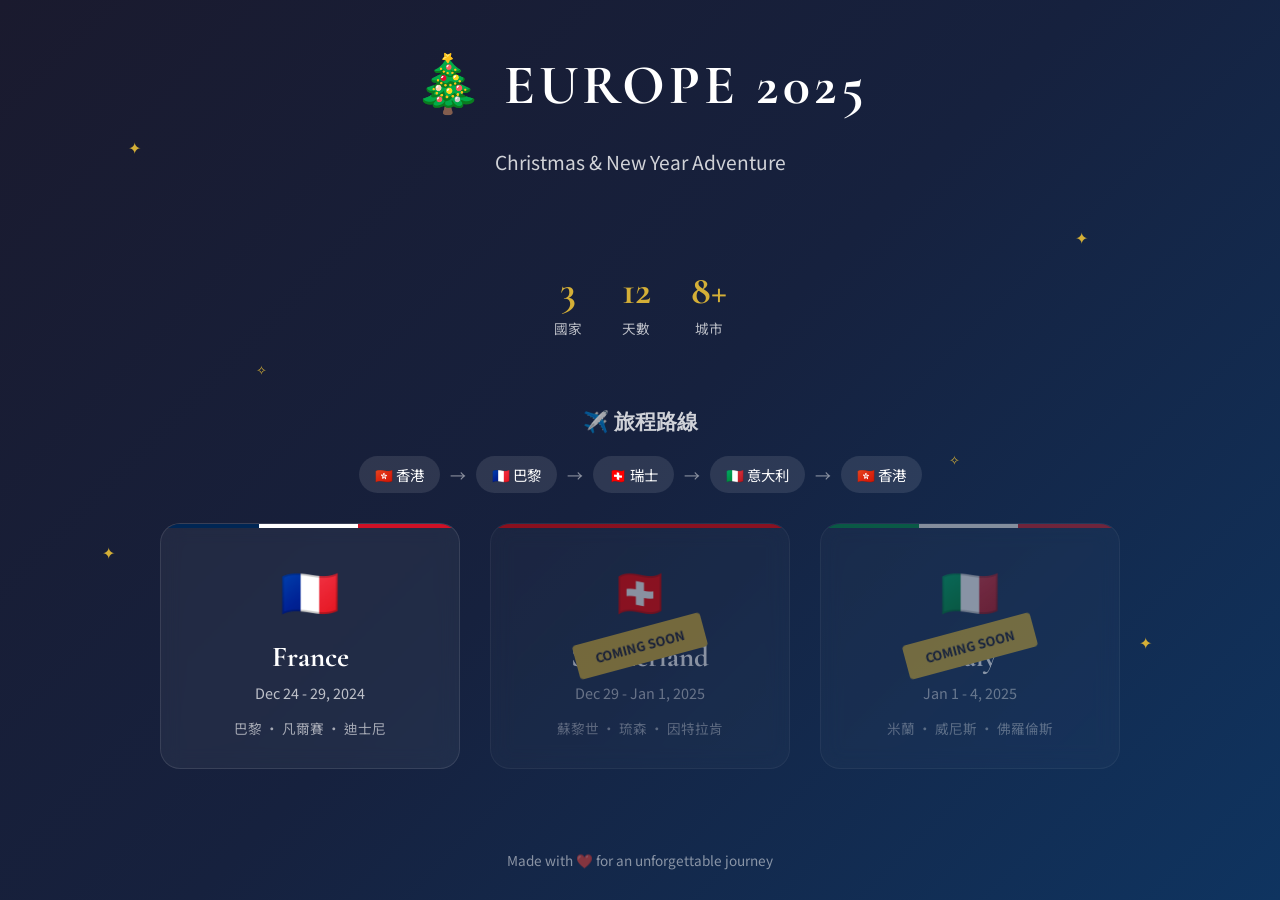
<file: index.html>
<!DOCTYPE html>
<html lang="zh-HK">
<head>
    <meta charset="UTF-8">
    <meta name="viewport" content="width=device-width, initial-scale=1.0">
    <title>Europe Trip 2024 ✈️</title>
    <link rel="preconnect" href="https://fonts.googleapis.com">
    <link rel="preconnect" href="https://fonts.gstatic.com" crossorigin>
    <link href="https://fonts.googleapis.com/css2?family=Cormorant+Garamond:wght@400;600;700&family=Noto+Sans+TC:wght@400;500;700&display=swap" rel="stylesheet">
    <link rel="stylesheet" href="css/style.css">
    <style>
        /* Additional homepage animations */
        @keyframes float {
            0%, 100% { transform: translateY(0); }
            50% { transform: translateY(-10px); }
        }
        @keyframes twinkle {
            0%, 100% { opacity: 1; }
            50% { opacity: 0.3; }
        }
        .hero h1 { animation: float 4s ease-in-out infinite; }
        .star {
            position: absolute;
            color: var(--gold);
            animation: twinkle 2s ease-in-out infinite;
        }
        .star:nth-child(1) { top: 15%; left: 10%; animation-delay: 0s; }
        .star:nth-child(2) { top: 25%; right: 15%; animation-delay: 0.5s; }
        .star:nth-child(3) { top: 60%; left: 8%; animation-delay: 1s; }
        .star:nth-child(4) { top: 70%; right: 10%; animation-delay: 1.5s; }
        .star:nth-child(5) { top: 40%; left: 20%; animation-delay: 0.3s; font-size: 0.8rem; }
        .star:nth-child(6) { top: 50%; right: 25%; animation-delay: 0.8s; font-size: 0.8rem; }
        
        .trip-stats {
            display: flex;
            gap: 40px;
            margin-top: 40px;
            flex-wrap: wrap;
            justify-content: center;
        }
        .stat {
            text-align: center;
        }
        .stat-number {
            font-family: 'Cormorant Garamond', serif;
            font-size: 2.5rem;
            font-weight: 700;
            color: var(--gold);
        }
        .stat-label {
            font-size: 0.85rem;
            opacity: 0.7;
            margin-top: 4px;
        }

        .route-line {
            max-width: 800px;
            margin: 50px auto 30px;
            padding: 0 20px;
        }
        .route-line h3 {
            text-align: center;
            font-family: 'Cormorant Garamond', serif;
            font-size: 1.3rem;
            opacity: 0.8;
            margin-bottom: 20px;
        }
        .route {
            display: flex;
            align-items: center;
            justify-content: center;
            gap: 10px;
            flex-wrap: wrap;
        }
        .route-stop {
            background: rgba(255,255,255,0.1);
            padding: 8px 16px;
            border-radius: 20px;
            font-size: 0.9rem;
        }
        .route-arrow {
            opacity: 0.5;
        }
    </style>
</head>
<body class="homepage">

<!-- Decorative Stars -->
<span class="star">✦</span>
<span class="star">✦</span>
<span class="star">✦</span>
<span class="star">✦</span>
<span class="star">✧</span>
<span class="star">✧</span>

<div class="hero">
    <h1>🎄 EUROPE 2025</h1>
    <p class="subtitle">Christmas & New Year Adventure</p>

    <div class="trip-stats">
        <div class="stat">
            <div class="stat-number">3</div>
            <div class="stat-label">國家</div>
        </div>
        <div class="stat">
            <div class="stat-number">12</div>
            <div class="stat-label">天數</div>
        </div>
        <div class="stat">
            <div class="stat-number">8+</div>
            <div class="stat-label">城市</div>
        </div>
    </div>

    <div class="route-line">
        <h3>✈️ 旅程路線</h3>
        <div class="route">
            <span class="route-stop">🇭🇰 香港</span>
            <span class="route-arrow">→</span>
            <span class="route-stop">🇫🇷 巴黎</span>
            <span class="route-arrow">→</span>
            <span class="route-stop">🇨🇭 瑞士</span>
            <span class="route-arrow">→</span>
            <span class="route-stop">🇮🇹 意大利</span>
            <span class="route-arrow">→</span>
            <span class="route-stop">🇭🇰 香港</span>
        </div>
    </div>

    <div class="countries-grid">
        <!-- France -->
        <a href="france/paris.html" class="country-card france">
            <div class="flag">🇫🇷</div>
            <h2>France</h2>
            <div class="dates">Dec 24 - 29, 2024</div>
            <div class="cities">巴黎 · 凡爾賽 · 迪士尼</div>
        </a>

        <!-- Switzerland -->
        <div class="country-card switzerland coming-soon">
            <div class="flag">🇨🇭</div>
            <h2>Switzerland</h2>
            <div class="dates">Dec 29 - Jan 1, 2025</div>
            <div class="cities">蘇黎世 · 琉森 · 因特拉肯</div>
        </div>

        <!-- Italy -->
        <div class="country-card italy coming-soon">
            <div class="flag">🇮🇹</div>
            <h2>Italy</h2>
            <div class="dates">Jan 1 - 4, 2025</div>
            <div class="cities">米蘭 · 威尼斯 · 佛羅倫斯</div>
        </div>
    </div>
</div>

<footer class="footer-home">
    Made with ❤️ for an unforgettable journey
</footer>

</body>
</html>
</file>
<file: css/style.css>
/* ===================================================
   Europe Trip - Shared Styles
   =================================================== */

:root {
    /* French Theme */
    --fr-blue: #002654;
    --fr-white: #FFFFFF;
    --fr-red: #CE1126;
    
    /* Swiss Theme */
    --ch-red: #FF0000;
    --ch-white: #FFFFFF;
    
    /* Italian Theme */
    --it-green: #008C45;
    --it-white: #F4F5F0;
    --it-red: #CD212A;
    
    /* Common */
    --gold: #D4AF37;
    --cream: #FDF8F3;
    --text-dark: #1a1a2e;
    --text-muted: #6b7280;
}

* { box-sizing: border-box; }

body { 
    margin: 0; 
    font-family: 'Noto Sans TC', -apple-system, BlinkMacSystemFont, sans-serif; 
    background: var(--cream); 
    color: var(--text-dark); 
}

/* ===== Header Styles ===== */
header { 
    color: white; 
    padding: 20px 24px; 
    text-align: center; 
    position: relative;
    overflow: hidden;
}

header h1 { 
    margin: 0; 
    font-family: 'Cormorant Garamond', serif;
    font-size: 1.6rem; 
    font-weight: 600;
    letter-spacing: 2px;
    text-transform: uppercase;
}

header h1 span { color: var(--gold); }

header p { 
    margin: 8px 0 0; 
    font-size: 0.85rem; 
    opacity: 0.85;
    display: flex;
    align-items: center;
    justify-content: center;
    gap: 8px;
}

header p::before, header p::after {
    content: '✦';
    color: var(--gold);
    font-size: 0.6rem;
}

/* Country flag top border */
header.france { background: linear-gradient(135deg, var(--fr-blue) 0%, #0a1628 100%); }
header.france::before {
    content: '';
    position: absolute;
    top: 0; left: 0; right: 0;
    height: 4px;
    background: linear-gradient(90deg, var(--fr-blue) 33%, var(--fr-white) 33% 66%, var(--fr-red) 66%);
}

header.switzerland { background: linear-gradient(135deg, #c41e3a 0%, #8B0000 100%); }
header.switzerland::before {
    content: '';
    position: absolute;
    top: 0; left: 0; right: 0;
    height: 4px;
    background: var(--ch-red);
}

header.italy { background: linear-gradient(135deg, #1a472a 0%, #0d2818 100%); }
header.italy::before {
    content: '';
    position: absolute;
    top: 0; left: 0; right: 0;
    height: 4px;
    background: linear-gradient(90deg, var(--it-green) 33%, var(--it-white) 33% 66%, var(--it-red) 66%);
}

/* ===== Day Selector ===== */
.day-selector { 
    display: flex; 
    overflow-x: auto; 
    background: white; 
    padding: 14px 20px; 
    gap: 12px; 
    border-bottom: 1px solid #e5e7eb;
    scrollbar-width: none;
}
.day-selector::-webkit-scrollbar { display: none; }

.day-btn { 
    flex: 0 0 auto; 
    padding: 10px 20px; 
    border: 2px solid #e5e7eb; 
    border-radius: 25px; 
    background: white; 
    cursor: pointer; 
    font-size: 0.9rem; 
    font-weight: 500;
    transition: all 0.3s ease; 
    white-space: nowrap; 
    color: var(--text-dark);
    font-family: inherit;
}
.day-btn:hover { border-color: var(--text-dark); background: #f8fafc; }
.day-btn.active { color: white; box-shadow: 0 4px 12px rgba(0,0,0,0.15); }

/* Country-specific active states */
.france .day-btn.active { background: var(--fr-blue); border-color: var(--fr-blue); }
.switzerland .day-btn.active { background: var(--ch-red); border-color: var(--ch-red); }
.italy .day-btn.active { background: var(--it-green); border-color: var(--it-green); }

/* ===== Main Container ===== */
.container { display: flex; flex: 1; overflow: hidden; }

/* ===== Sidebar ===== */
.sidebar { 
    width: 420px; 
    overflow-y: auto; 
    background: linear-gradient(180deg, #fefefe 0%, var(--cream) 100%);
    padding: 24px; 
    border-right: 1px solid #e5e7eb;
}

.day-header { 
    padding-bottom: 16px; 
    margin-bottom: 20px;
    border-bottom: 2px solid var(--gold);
    position: relative;
}
.day-header::after {
    content: '⚜';
    position: absolute;
    bottom: -12px;
    left: 50%;
    transform: translateX(-50%);
    background: var(--cream);
    padding: 0 10px;
    color: var(--gold);
    font-size: 1rem;
}
.day-header h2 { 
    margin: 0; 
    font-family: 'Cormorant Garamond', serif;
    font-size: 1.8rem; 
    color: var(--fr-blue);
    font-weight: 700;
}
.day-header span { 
    font-size: 0.95rem; 
    color: var(--text-muted);
    display: block;
    margin-top: 4px;
}

/* ===== Timeline ===== */
.timeline-wrapper { 
    position: relative; 
    padding-left: 50px;
    margin-bottom: 8px;
}
.timeline-wrapper::before { 
    content: ''; 
    position: absolute; 
    left: 18px; 
    top: 40px; 
    bottom: -12px; 
    width: 2px; 
    background: linear-gradient(180deg, var(--gold) 0%, #e5e7eb 100%);
}
.timeline-wrapper:last-child::before { display: none; }

.step-number { 
    position: absolute; 
    left: 0; 
    top: 16px; 
    width: 38px; 
    height: 38px; 
    background: linear-gradient(135deg, var(--fr-blue) 0%, #1a365d 100%);
    color: white;
    border-radius: 50%;
    display: flex;
    align-items: center;
    justify-content: center;
    font-weight: 700;
    font-size: 1rem;
    box-shadow: 0 3px 8px rgba(0, 38, 84, 0.3);
    z-index: 2;
}

.timeline-item { 
    background: white;
    border-radius: 16px; 
    padding: 18px;
    box-shadow: 0 2px 8px rgba(0,0,0,0.04);
    border: 1px solid #f1f5f9;
    transition: all 0.3s ease;
}
.timeline-item:hover { 
    transform: translateX(4px);
    box-shadow: 0 4px 16px rgba(0,0,0,0.08);
    border-color: var(--gold);
}

.time-badge { 
    display: inline-block; 
    background: linear-gradient(135deg, var(--fr-red) 0%, #b91c1c 100%);
    color: white;
    padding: 4px 12px; 
    border-radius: 20px; 
    font-size: 0.8rem; 
    font-weight: 700;
    margin-bottom: 10px;
}

.location-title { 
    font-size: 1.15rem; 
    font-weight: 700; 
    margin: 0 0 8px 0; 
    color: var(--text-dark);
    display: flex; 
    align-items: center; 
    justify-content: space-between;
    gap: 10px;
}

.desc { 
    font-size: 0.9rem; 
    color: var(--text-muted); 
    line-height: 1.6;
}

/* ===== Tags ===== */
.tags { display: flex; gap: 6px; flex-wrap: wrap; margin-top: 10px; }
.tag { 
    font-size: 0.7rem; 
    padding: 3px 10px; 
    border-radius: 12px; 
    font-weight: 600;
    text-transform: uppercase;
    letter-spacing: 0.5px;
}
.tag.transport { background: #dbeafe; color: #1e40af; }
.tag.logistic { background: #f3e8ff; color: #7c3aed; }
.tag.visit { background: #fef3c7; color: #b45309; }
.tag.highlight { background: #fce7f3; color: #be185d; }
.tag.food { background: #fed7aa; color: #c2410c; }
.tag.rest { background: #d1fae5; color: #047857; }
.tag.shopping { background: #cffafe; color: #0e7490; }
.tag.photo { background: #ede9fe; color: #6d28d9; }

/* ===== Transit Info ===== */
.transit-info {
    margin-top: 14px;
    padding: 12px 14px;
    font-size: 0.85rem;
    color: var(--text-muted);
    background: linear-gradient(135deg, #f8fafc 0%, #f1f5f9 100%);
    border-radius: 10px;
    border-left: 3px solid var(--gold);
    display: flex;
    align-items: center;
    gap: 10px;
}
.transit-icon { font-size: 1.2rem; }

/* ===== Navigation Button ===== */
.maps-btn {
    text-decoration: none; 
    background: white;
    color: var(--fr-blue);
    border: 1.5px solid var(--fr-blue);
    padding: 5px 12px; 
    border-radius: 20px; 
    font-size: 0.75rem; 
    display: inline-flex; 
    align-items: center; 
    gap: 4px;
    font-weight: 600;
    transition: all 0.2s;
    flex-shrink: 0;
}
.maps-btn:hover { 
    background: var(--fr-blue); 
    color: white;
}

/* ===== Map ===== */
#map { flex: 1; height: 100%; }

/* ===== Custom Map Markers ===== */
.numbered-marker {
    background: linear-gradient(135deg, var(--fr-blue) 0%, #1a365d 100%);
    color: white;
    border-radius: 50%;
    width: 32px;
    height: 32px;
    display: flex;
    align-items: center;
    justify-content: center;
    font-weight: bold;
    font-size: 14px;
    border: 3px solid white;
    box-shadow: 0 3px 10px rgba(0,0,0,0.3);
    font-family: 'Noto Sans TC', sans-serif;
}
.numbered-marker.home-marker {
    background: linear-gradient(135deg, var(--fr-red) 0%, #991b1b 100%);
    width: 36px;
    height: 36px;
    font-size: 18px;
}

/* Leaflet Popup */
.leaflet-popup-content-wrapper {
    border-radius: 12px;
    box-shadow: 0 4px 20px rgba(0,0,0,0.15);
}
.leaflet-popup-content {
    margin: 12px 16px;
    font-family: 'Noto Sans TC', sans-serif;
}
.popup-title {
    font-weight: 700;
    font-size: 1rem;
    color: var(--fr-blue);
    margin-bottom: 4px;
}
.popup-time {
    font-size: 0.85rem;
    color: var(--text-muted);
}
.popup-number {
    display: inline-block;
    background: var(--fr-blue);
    color: white;
    width: 22px;
    height: 22px;
    border-radius: 50%;
    text-align: center;
    line-height: 22px;
    font-size: 0.75rem;
    font-weight: bold;
    margin-right: 6px;
}

/* ===== Responsive ===== */
@media (max-width: 900px) {
    .container { flex-direction: column-reverse; }
    .sidebar { width: 100%; height: 55%; }
    #map { height: 45%; }
    header h1 { font-size: 1.3rem; }
}

/* ===== Homepage Styles ===== */
.homepage {
    min-height: 100vh;
    background: linear-gradient(135deg, #1a1a2e 0%, #16213e 50%, #0f3460 100%);
    color: white;
    display: flex;
    flex-direction: column;
}

.hero {
    flex: 1;
    display: flex;
    flex-direction: column;
    align-items: center;
    justify-content: center;
    padding: 40px 20px;
    text-align: center;
}

.hero h1 {
    font-family: 'Cormorant Garamond', serif;
    font-size: 3.5rem;
    font-weight: 700;
    margin: 0 0 10px;
    letter-spacing: 4px;
}

.hero .subtitle {
    font-size: 1.2rem;
    opacity: 0.8;
    margin-bottom: 50px;
}

.countries-grid {
    display: grid;
    grid-template-columns: repeat(auto-fit, minmax(280px, 1fr));
    gap: 30px;
    max-width: 1000px;
    width: 100%;
    padding: 0 20px;
}

.country-card {
    background: rgba(255,255,255,0.05);
    backdrop-filter: blur(10px);
    border-radius: 20px;
    padding: 30px;
    text-decoration: none;
    color: white;
    transition: all 0.4s ease;
    border: 1px solid rgba(255,255,255,0.1);
    position: relative;
    overflow: hidden;
}

.country-card::before {
    content: '';
    position: absolute;
    top: 0;
    left: 0;
    right: 0;
    height: 4px;
}

.country-card.france::before {
    background: linear-gradient(90deg, var(--fr-blue) 33%, var(--fr-white) 33% 66%, var(--fr-red) 66%);
}
.country-card.switzerland::before {
    background: var(--ch-red);
}
.country-card.italy::before {
    background: linear-gradient(90deg, var(--it-green) 33%, var(--it-white) 33% 66%, var(--it-red) 66%);
}

.country-card:hover {
    transform: translateY(-10px);
    background: rgba(255,255,255,0.1);
    box-shadow: 0 20px 40px rgba(0,0,0,0.3);
}

.country-card .flag {
    font-size: 3rem;
    margin-bottom: 15px;
}

.country-card h2 {
    font-family: 'Cormorant Garamond', serif;
    font-size: 1.8rem;
    margin: 0 0 8px;
}

.country-card .dates {
    font-size: 0.9rem;
    opacity: 0.7;
    margin-bottom: 15px;
}

.country-card .cities {
    font-size: 0.85rem;
    opacity: 0.6;
}

.country-card.coming-soon {
    opacity: 0.5;
    pointer-events: none;
}

.country-card.coming-soon::after {
    content: 'COMING SOON';
    position: absolute;
    top: 50%;
    left: 50%;
    transform: translate(-50%, -50%) rotate(-15deg);
    background: var(--gold);
    color: #1a1a2e;
    padding: 8px 20px;
    font-size: 0.8rem;
    font-weight: 700;
    border-radius: 4px;
}

.footer-home {
    text-align: center;
    padding: 30px;
    font-size: 0.85rem;
    opacity: 0.5;
}
</file>
